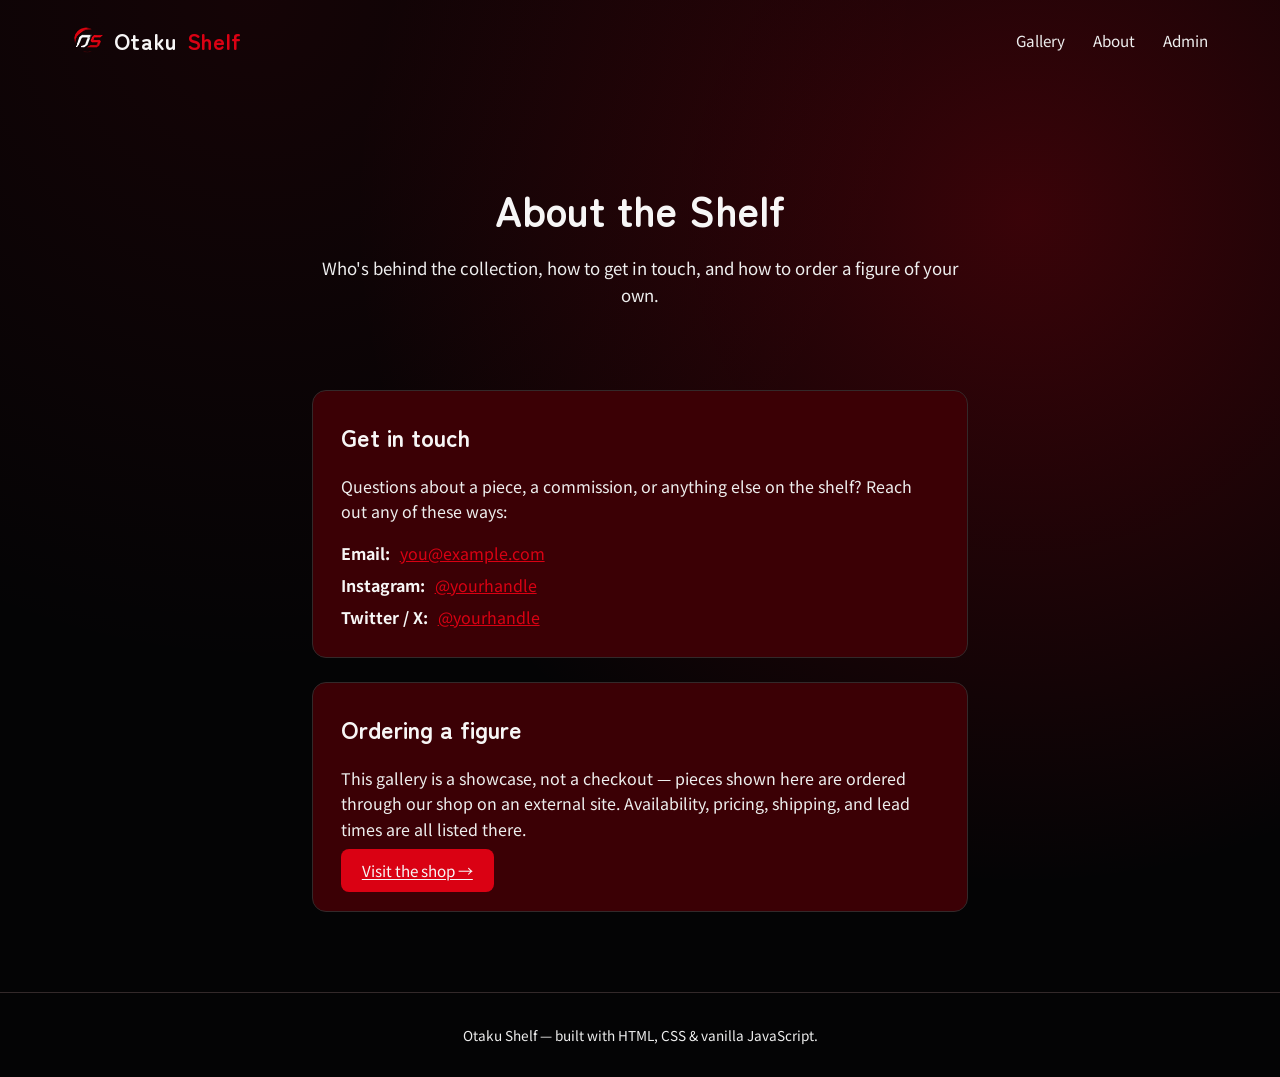
<file: about.html>
<!doctype html>
<html lang="en">
  <head>
    <meta charset="UTF-8" />
    <meta name="viewport" content="width=device-width, initial-scale=1.0" />
    <title>Otaku Shelf — About</title>
    <link rel="stylesheet" href="css/styles.css" />
    <link rel="icon" href="assets/icons/favicon.ico" sizes="any" />
    <link rel="icon" type="image/png" sizes="32x32" href="assets/icons/favicon-32.png" />
    <link rel="apple-touch-icon" href="assets/icons/apple-touch-icon.png" />
  </head>
  <body>
    <header class="site-header">
      <a class="logo" href="index.html">
        <img src="assets/icons/favicon-32.png" alt="" class="logo-icon" />
        Otaku<span>Shelf</span>
      </a>
      <nav class="site-nav">
        <a href="index.html">Gallery</a>
        <a href="about.html">About</a>
        <a href="admin/">Admin</a>
      </nav>
    </header>

    <section class="hero">
      <h1>About the Shelf</h1>
      <p>
        Who's behind the collection, how to get in touch, and how to order a
        figure of your own.
      </p>
    </section>

    <main class="about-wrap">
      <!--
      EDIT ME: replace the placeholder contact details below with the real
      ones before this goes live.
    -->
      <section class="about-card">
        <h2>Get in touch</h2>
        <p>
          Questions about a piece, a commission, or anything else on the shelf?
          Reach out any of these ways:
        </p>
        <ul class="contact-list">
          <li>
            <strong>Email:</strong>
            <a href="mailto:you@example.com">you@example.com</a>
          </li>
          <li>
            <strong>Instagram:</strong>
            <a
              href="https://instagram.com/yourhandle"
              target="_blank"
              rel="noopener"
              >@yourhandle</a
            >
          </li>
          <li>
            <strong>Twitter / X:</strong>
            <a href="https://x.com/yourhandle" target="_blank" rel="noopener"
              >@yourhandle</a
            >
          </li>
        </ul>
      </section>

      <!--
      EDIT ME: point this at your real storefront (Etsy, Shopify, a
      commission form, etc.) and describe how ordering actually works.
    -->
      <section class="about-card">
        <h2>Ordering a figure</h2>
        <p>
          This gallery is a showcase, not a checkout — pieces shown here are
          ordered through our shop on an external site. Availability, pricing,
          shipping, and lead times are all listed there.
        </p>
        <a
          class="btn"
          href="https://your-shop-url.example.com"
          target="_blank"
          rel="noopener"
          >Visit the shop →</a
        >
      </section>
    </main>

    <footer class="site-footer">
      Otaku Shelf — built with HTML, CSS &amp; vanilla JavaScript.
    </footer>
  </body>
</html>
</file>
<file: css/styles.css>
/* =========================================================
   Otaku Shelf CSS
   2026-September-29th
   This is the CSS style for the website.

   Website Colour scheme is based on the following palette:
   Primary:
      - Red: #DA0113
      - Black: #040405
      - White: #F7F6F6
        - Dimmed: #eeeeee
    Monochromatic:
      - #DA0113
      - #A6212C
      - #732E34
      - #402628
      - #33292A
    Shades:
      - #DA0113
      - #B5000F
      - #8C000C
      - #630008
      - #3B0005  
   ========================================================= */

@import url("https://fonts.googleapis.com/css2?family=Noto+Sans+JP:wght@400;500;600;700&family=Zen+Maru+Gothic:wght@500;700&display=swap");

:root {
  /* Palette */
  --red: #da0113;
  --black: #040405;
  --white: #f7f6f6;
  --white-dim: #eeeeee;
  --mono-1: #a6212c;
  --mono-2: #732e34;
  --mono-3: #402628;
  --mono-4: #33292a;
  --shade-1: #b5000f;
  --shade-2: #8c000c;
  --shade-3: #630008;
  --shade-4: #3b0005;

  /* Roles */
  --bg: var(--black);
  --bg-elevated: var(--mono-4);
  --card-bg: var(--shade-4);
  --accent: var(--red);
  --accent-soft: rgba(218, 1, 19, 0.35);
  --danger: var(--mono-1);
  --overlay: rgba(4, 4, 5, 0.85);
  --text: var(--white);
  --text-dim: var(--white-dim);
  --border: var(--mono-4);
  --radius: 14px;
  --max-width: 1200px;
  --font-heading: "Zen Maru Gothic", "Noto Sans JP", system-ui, sans-serif;
  --font-body:
    "Noto Sans JP", system-ui, -apple-system, Roboto, Helvetica, Arial,
    sans-serif;
}

* {
  box-sizing: border-box;
}

html,
body {
  margin: 0;
  padding: 0;
  background: var(--bg);
  color: var(--text);
  font-family: var(--font-body);
}

h1,
h2,
h3,
h4,
h5,
h6,
.site-header .logo {
  font-family: var(--font-heading);
}

body {
  min-height: 100vh;
  background-image:
    radial-gradient(circle at 20% 0%, rgba(218, 1, 19, 0.08), transparent 45%),
    radial-gradient(circle at 80% 20%, rgba(218, 1, 19, 0.25), transparent 50%);
}

a {
  color: var(--accent);
}

/* ---------- Header ---------- */

.site-header {
  display: flex;
  align-items: center;
  justify-content: space-between;
  padding: 1.5rem 2rem;
  max-width: var(--max-width);
  margin: 0 auto;
}

.site-header .logo {
  display: flex;
  align-items: center;
  gap: 0.6rem;
  color: var(--text);
  text-decoration: none;
  font-size: 1.4rem;
  font-weight: 700;
  letter-spacing: 0.03em;
}

.site-header .logo-icon {
  height: 32px;
  width: auto;
  display: block;
}

.site-header .logo span {
  color: var(--accent);
}

.site-nav a {
  color: var(--text-dim);
  text-decoration: none;
  margin-left: 1.5rem;
  font-size: 0.95rem;
  transition: color 0.2s ease;
}

.site-nav a:hover {
  color: var(--text);
}

/* ---------- Hero ---------- */

.hero {
  text-align: center;
  padding: 4rem 1.5rem 3rem;
  max-width: 700px;
  margin: 0 auto;
}

.hero h1 {
  font-size: 2.6rem;
  margin-bottom: 0.75rem;
}

.hero p {
  color: var(--text-dim);
  font-size: 1.05rem;
  line-height: 1.6;
}

/* ---------- Featured figure ---------- */

.section-heading {
  max-width: var(--max-width);
  margin: 0 auto 0.9rem;
  padding: 0 2rem;
  font-size: 0.85rem;
  color: var(--text-dim);
  text-transform: uppercase;
  letter-spacing: 0.08em;
}

.featured {
  max-width: var(--max-width);
  margin: 0 auto;
  padding: 0 2rem 2.5rem;
}

.featured .section-heading {
  padding: 0;
  margin-bottom: 0.9rem;
}

.featured-card {
  display: grid;
  grid-template-columns: 1fr 1fr;
  gap: 0;
  background: var(--card-bg);
  border: 1px solid var(--border);
  border-radius: var(--radius);
  overflow: hidden;
  cursor: pointer;
  transition: border-color 0.25s ease;
}

.featured-card:hover,
.featured-card:focus-visible {
  border-color: var(--accent-soft);
}

.featured-image {
  position: relative;
  aspect-ratio: 4 / 3;
  background: var(--bg);
  overflow: hidden;
}

.featured-image img {
  width: 100%;
  height: 100%;
  object-fit: cover;
}

.featured-details {
  padding: 2rem;
  display: flex;
  flex-direction: column;
  justify-content: center;
}

.featured-details .series {
  color: var(--accent);
  font-size: 0.82rem;
  font-weight: 600;
  text-transform: uppercase;
  letter-spacing: 0.04em;
}

.featured-details h3 {
  font-size: 1.7rem;
  margin: 0.35rem 0 1rem;
}

.featured-details dl {
  display: grid;
  grid-template-columns: auto 1fr;
  gap: 0.4rem 1rem;
  font-size: 0.9rem;
  margin: 1rem 0;
}

.featured-details dt {
  color: var(--text-dim);
}

.featured-details dd {
  margin: 0;
}

.featured-details .description {
  color: var(--text-dim);
  line-height: 1.6;
  margin: 0;
}

.featured-details .view-hint {
  display: inline-block;
  margin-top: 1.1rem;
  font-size: 0.85rem;
  color: var(--accent);
}

@media (max-width: 720px) {
  .featured-card {
    grid-template-columns: 1fr;
  }
}

/* ---------- Gallery grid ---------- */

.gallery {
  max-width: var(--max-width);
  margin: 0 auto;
  padding: 1rem 2rem 5rem;
  display: grid;
  grid-template-columns: repeat(auto-fill, minmax(230px, 1fr));
  gap: 1.75rem;
}

.figure-card {
  position: relative;
  background: var(--card-bg);
  border: 1px solid var(--border);
  border-radius: var(--radius);
  overflow: hidden;
  cursor: pointer;
  isolation: isolate;
  transition:
    transform 0.25s ease,
    border-color 0.25s ease;
}

.figure-card:hover,
.figure-card:focus-visible {
  transform: translateY(-6px);
  border-color: var(--accent-soft);
}

/* the spotlight glow that tracks the cursor */
.figure-card::before {
  content: "";
  position: absolute;
  inset: -40%;
  background: radial-gradient(
    circle at var(--mx, 50%) var(--my, 50%),
    var(--accent-soft),
    transparent 60%
  );
  opacity: 0;
  transition: opacity 0.3s ease;
  z-index: 0;
  pointer-events: none;
}

.figure-card:hover::before {
  opacity: 1;
}

.figure-card .thumb-wrap {
  position: relative;
  z-index: 1;
  aspect-ratio: 3 / 4;
  overflow: hidden;
  background: var(--bg);
}

.figure-card img {
  width: 100%;
  height: 100%;
  object-fit: cover;
  display: block;
  transition: transform 0.4s ease;
}

.figure-card:hover img {
  transform: scale(1.06);
}

/* "3 photos" badge on cards that have more than one photo. */
.photo-count {
  position: absolute;
  top: 0.6rem;
  right: 0.6rem;
  z-index: 2;
  font-size: 0.72rem;
  font-weight: 600;
  color: var(--text);
  background: rgba(4, 4, 5, 0.7);
  border: 1px solid var(--mono-2);
  padding: 0.2rem 0.55rem;
  border-radius: 999px;
  pointer-events: none;
}

.figure-card .card-body {
  position: relative;
  z-index: 1;
  padding: 1rem 1.1rem 1.2rem;
}

.figure-card h3 {
  margin: 0 0 0.25rem;
  font-size: 1.05rem;
}

.figure-card .series {
  color: var(--accent);
  font-size: 0.82rem;
  font-weight: 600;
  text-transform: uppercase;
  letter-spacing: 0.04em;
}

.figure-card .meta-line {
  margin-top: 0.5rem;
  font-size: 0.8rem;
  color: var(--text-dim);
}

.empty-state {
  grid-column: 1 / -1;
  text-align: center;
  padding: 3rem 1rem;
  color: var(--text-dim);
}

/* ---------- Modal (zoom + details) ---------- */

.modal-overlay {
  position: fixed;
  inset: 0;
  background: var(--overlay);
  backdrop-filter: blur(4px);
  display: flex;
  align-items: center;
  justify-content: center;
  padding: 2rem;
  z-index: 100;
  opacity: 0;
  visibility: hidden;
  transition: opacity 0.2s ease;
}

.modal-overlay.open {
  opacity: 1;
  visibility: visible;
}

.modal {
  background: var(--bg-elevated);
  border: 1px solid var(--border);
  border-radius: var(--radius);
  max-width: 960px;
  width: 100%;
  max-height: 90vh;
  display: grid;
  grid-template-columns: 1.1fr 1fr;
  overflow: hidden;
  box-shadow: 0 30px 80px rgba(4, 4, 5, 0.6);
}

.modal-media {
  display: flex;
  flex-direction: column;
  min-height: 0;
  background: var(--bg);
}

.modal-image {
  position: relative;
  flex: 1 1 auto;
  min-height: 0;
  background: var(--bg);
  cursor: zoom-in;
  overflow: hidden;
  display: flex;
  align-items: center;
  justify-content: center;
  user-select: none;
}

.modal-image img {
  width: 100%;
  height: 100%;
  object-fit: contain;
  /* Only the scale animates; the origin follows the pointer instantly. */
  transition: transform 0.25s ease;
  transform-origin: center center;
}

.modal-image.zoomed {
  cursor: zoom-out;
  /* Let a finger drag pan the photo instead of scrolling the page. */
  touch-action: none;
}

.modal-image.zoomed img {
  transform: scale(2.5);
}

.photo-nav {
  display: none;
  position: absolute;
  top: 50%;
  transform: translateY(-50%);
  z-index: 3;
  width: 40px;
  height: 40px;
  border: none;
  border-radius: 50%;
  background: rgba(4, 4, 5, 0.55);
  color: var(--text);
  font-size: 1.6rem;
  line-height: 1;
  cursor: pointer;
  align-items: center;
  justify-content: center;
}

.photo-nav.prev {
  left: 0.75rem;
}

.photo-nav.next {
  right: 0.75rem;
}

.photo-nav:hover,
.photo-nav:focus-visible {
  background: var(--accent);
}

.modal-image.has-multiple .photo-nav {
  display: flex;
}

/* Hide the arrows while zoomed so they don't cover the photo. */
.modal-image.zoomed .photo-nav {
  display: none;
}

.photo-thumbs {
  display: flex;
  gap: 0.5rem;
  padding: 0.6rem;
  overflow-x: auto;
  border-top: 1px solid var(--border);
}

.photo-thumbs[hidden] {
  display: none;
}

.photo-thumbs button {
  flex: 0 0 auto;
  width: 56px;
  height: 56px;
  padding: 0;
  border: 2px solid transparent;
  border-radius: 8px;
  overflow: hidden;
  background: var(--bg-elevated);
  cursor: pointer;
  opacity: 0.6;
  transition: opacity 0.2s ease, border-color 0.2s ease;
}

.photo-thumbs button:hover,
.photo-thumbs button.active {
  opacity: 1;
}

.photo-thumbs button.active {
  border-color: var(--accent);
}

.photo-thumbs img {
  width: 100%;
  height: 100%;
  object-fit: cover;
  display: block;
}

.modal-image .zoom-hint {
  position: absolute;
  bottom: 0.75rem;
  left: 50%;
  transform: translateX(-50%);
  font-size: 0.75rem;
  color: var(--text-dim);
  background: rgba(4, 4, 5, 0.55);
  padding: 0.3rem 0.7rem;
  border-radius: 999px;
  pointer-events: none;
}

.modal-details {
  padding: 2rem;
  overflow-y: auto;
}

.modal-details .series {
  color: var(--accent);
  font-size: 0.85rem;
  font-weight: 600;
  text-transform: uppercase;
  letter-spacing: 0.04em;
}

.modal-details h2 {
  margin: 0.35rem 0 1rem;
  font-size: 1.6rem;
}

.modal-details dl {
  display: grid;
  grid-template-columns: auto 1fr;
  gap: 0.4rem 1rem;
  font-size: 0.9rem;
  margin: 1rem 0;
}

.modal-details dt {
  color: var(--text-dim);
}

.modal-details dd {
  margin: 0;
}

.modal-details p.description {
  line-height: 1.6;
  color: var(--text);
  margin-top: 1rem;
}

.modal-close {
  position: absolute;
  top: 1rem;
  right: 1rem;
  z-index: 5;
  background: rgba(4, 4, 5, 0.5);
  border: none;
  color: var(--text);
  width: 36px;
  height: 36px;
  border-radius: 50%;
  font-size: 1.1rem;
  cursor: pointer;
  display: flex;
  align-items: center;
  justify-content: center;
}

.modal-close:hover {
  background: var(--accent);
}

@media (max-width: 720px) {
  .modal {
    grid-template-columns: 1fr;
    max-height: 95vh;
    /* The whole card scrolls on phones, so the size-comparison panel is reachable. */
    overflow-y: auto;
  }
  .modal-details {
    overflow-y: visible;
  }
  .modal-image {
    flex: none;
    aspect-ratio: 4 / 3;
  }
}

/* ---------- Size comparison ---------- */

[hidden] {
  display: none !important;
}

.compare-line {
  margin: 0.35rem 0 0;
  font-size: 0.8rem;
  color: var(--text-dim);
  line-height: 1.4;
}

.featured-details .compare-line {
  margin: 0.25rem 0 0.75rem;
  font-size: 0.9rem;
}

.compare {
  margin-top: 1.75rem;
  padding-top: 1.25rem;
  border-top: 1px solid var(--border);
}

.compare-head {
  display: flex;
  align-items: center;
  justify-content: space-between;
  gap: 0.75rem;
  flex-wrap: wrap;
}

.compare-head h3 {
  margin: 0;
  font-size: 1.05rem;
}

.seg {
  display: inline-flex;
  border: 1px solid var(--border);
  border-radius: 8px;
  overflow: hidden;
}

.seg-btn {
  background: transparent;
  color: var(--text-dim);
  border: none;
  padding: 0.3rem 0.75rem;
  font: inherit;
  font-size: 0.8rem;
  cursor: pointer;
}

.seg-btn + .seg-btn {
  border-left: 1px solid var(--border);
}

.seg-btn:hover {
  color: var(--text);
}

.seg-btn[aria-pressed='true'] {
  background: var(--accent);
  color: #fff;
}

.compare-dims,
.compare-view {
  margin-top: 0.75rem;
}

.compare-stage {
  margin-top: 0.9rem;
  background: #05050a;
  border: 1px solid var(--border);
  border-radius: 10px;
  padding: 0.5rem;
}

.compare-svg {
  display: block;
  width: 100%;
  height: auto;
  max-height: 340px;
}

.cmp-grid {
  stroke: rgba(255, 255, 255, 0.07);
  stroke-width: 1;
}

.cmp-axis {
  stroke: var(--text-dim);
  stroke-width: 1;
}

.cmp-tick,
.cmp-unit {
  fill: var(--text-dim);
  font-size: 10px;
}

.cmp-unit {
  font-weight: 600;
}

.cmp-fig {
  fill: var(--accent-soft);
  stroke: var(--accent);
  stroke-width: 1.5;
}

.cmp-item {
  fill: rgba(255, 255, 255, 0.06);
  stroke: var(--text-dim);
  stroke-width: 1.5;
  stroke-dasharray: 5 4;
}

.cmp-pic {
  filter: drop-shadow(0 3px 5px rgba(0, 0, 0, 0.55));
}

.cmp-val {
  fill: var(--text);
  font-size: 11px;
  font-weight: 600;
}

.cmp-name {
  fill: var(--text-dim);
  font-size: 11px;
}

.compare-caption {
  margin: 0.9rem 0 0.2rem;
  line-height: 1.5;
}

.compare-ratio,
.compare-hint {
  margin: 0.2rem 0;
  font-size: 0.8rem;
  color: var(--text-dim);
  line-height: 1.4;
}

.compare-controls {
  display: flex;
  flex-wrap: wrap;
  align-items: center;
  gap: 0.5rem;
  margin-top: 1rem;
  font-size: 0.85rem;
}

.compare-controls label {
  color: var(--text-dim);
}

.compare-select,
.compare-form input[type='text'],
.compare-form input[type='number'] {
  background: var(--card-bg);
  color: var(--text);
  border: 1px solid var(--border);
  border-radius: 8px;
  padding: 0.35rem 0.5rem;
  font: inherit;
  font-size: 0.85rem;
  min-width: 0;
}

.compare-select {
  flex: 1 1 10rem;
  max-width: 100%;
}

.btn-small {
  background: transparent;
  color: var(--text);
  border: 1px solid var(--border);
  border-radius: 8px;
  padding: 0.35rem 0.7rem;
  font: inherit;
  font-size: 0.8rem;
  cursor: pointer;
}

.btn-small:hover {
  border-color: var(--accent);
}

.compare-person {
  display: flex;
  align-items: center;
  gap: 0.6rem;
  margin-top: 0.85rem;
  font-size: 0.85rem;
}

.compare-person label {
  color: var(--text-dim);
  white-space: nowrap;
}

.compare-person input[type='range'] {
  flex: 1;
  min-width: 0;
  accent-color: var(--accent);
}

.compare-person output {
  min-width: 4.5rem;
  text-align: right;
}

.compare-custom {
  margin-top: 0.9rem;
  font-size: 0.85rem;
}

.compare-custom summary {
  cursor: pointer;
  color: var(--text-dim);
}

.compare-form {
  display: flex;
  flex-wrap: wrap;
  gap: 0.5rem;
  margin-top: 0.6rem;
}

.compare-form input[type='text'] {
  flex: 2 1 8rem;
}

.compare-form input[type='number'] {
  flex: 1 1 5rem;
}

.compare-scale {
  margin-top: 1.25rem;
}

.compare-scale h4 {
  margin: 0 0 0.2rem;
  font-size: 0.9rem;
}

.scale-chips {
  list-style: none;
  padding: 0;
  margin: 0.6rem 0 0.4rem;
  display: flex;
  flex-wrap: wrap;
  gap: 0.4rem;
}

.scale-chips li {
  display: flex;
  flex-direction: column;
  align-items: center;
  border: 1px solid var(--border);
  border-radius: 8px;
  padding: 0.3rem 0.6rem;
  font-size: 0.75rem;
  color: var(--text-dim);
}

.scale-chips li strong {
  color: var(--text);
  font-size: 0.8rem;
}

.scale-chips li.on {
  border-color: var(--accent);
  background: var(--accent-soft);
}

.scale-chips li.on span {
  color: var(--text);
}

/* ---------- Footer ---------- */

.site-footer {
  text-align: center;
  padding: 2rem;
  color: var(--text-dim);
  font-size: 0.85rem;
  border-top: 1px solid var(--border);
}

/* ---------- Shared form / admin bits ---------- */

.btn {
  background: var(--accent);
  color: var(--text);
  border: none;
  padding: 0.65rem 1.3rem;
  border-radius: 8px;
  font-size: 0.95rem;
  cursor: pointer;
  transition: filter 0.2s ease;
}

.btn:hover {
  filter: brightness(1.1);
}

.btn.secondary {
  background: transparent;
  border: 1px solid var(--border);
  color: var(--text);
}

.btn.danger {
  background: var(--danger);
}

/* ---------- About page ---------- */

.about-wrap {
  max-width: 720px;
  margin: 0 auto;
  padding: 1rem 2rem 5rem;
  display: grid;
  gap: 1.5rem;
}

.about-card {
  background: var(--card-bg);
  border: 1px solid var(--border);
  border-radius: var(--radius);
  padding: 1.75rem;
}

.about-card h2 {
  margin-top: 0;
}

.about-card p {
  color: var(--text-dim);
  line-height: 1.6;
}

.contact-list {
  list-style: none;
  padding: 0;
  margin: 1rem 0 0;
  display: grid;
  gap: 0.5rem;
}

.contact-list strong {
  color: var(--text);
  margin-right: 0.35rem;
}
</file>
